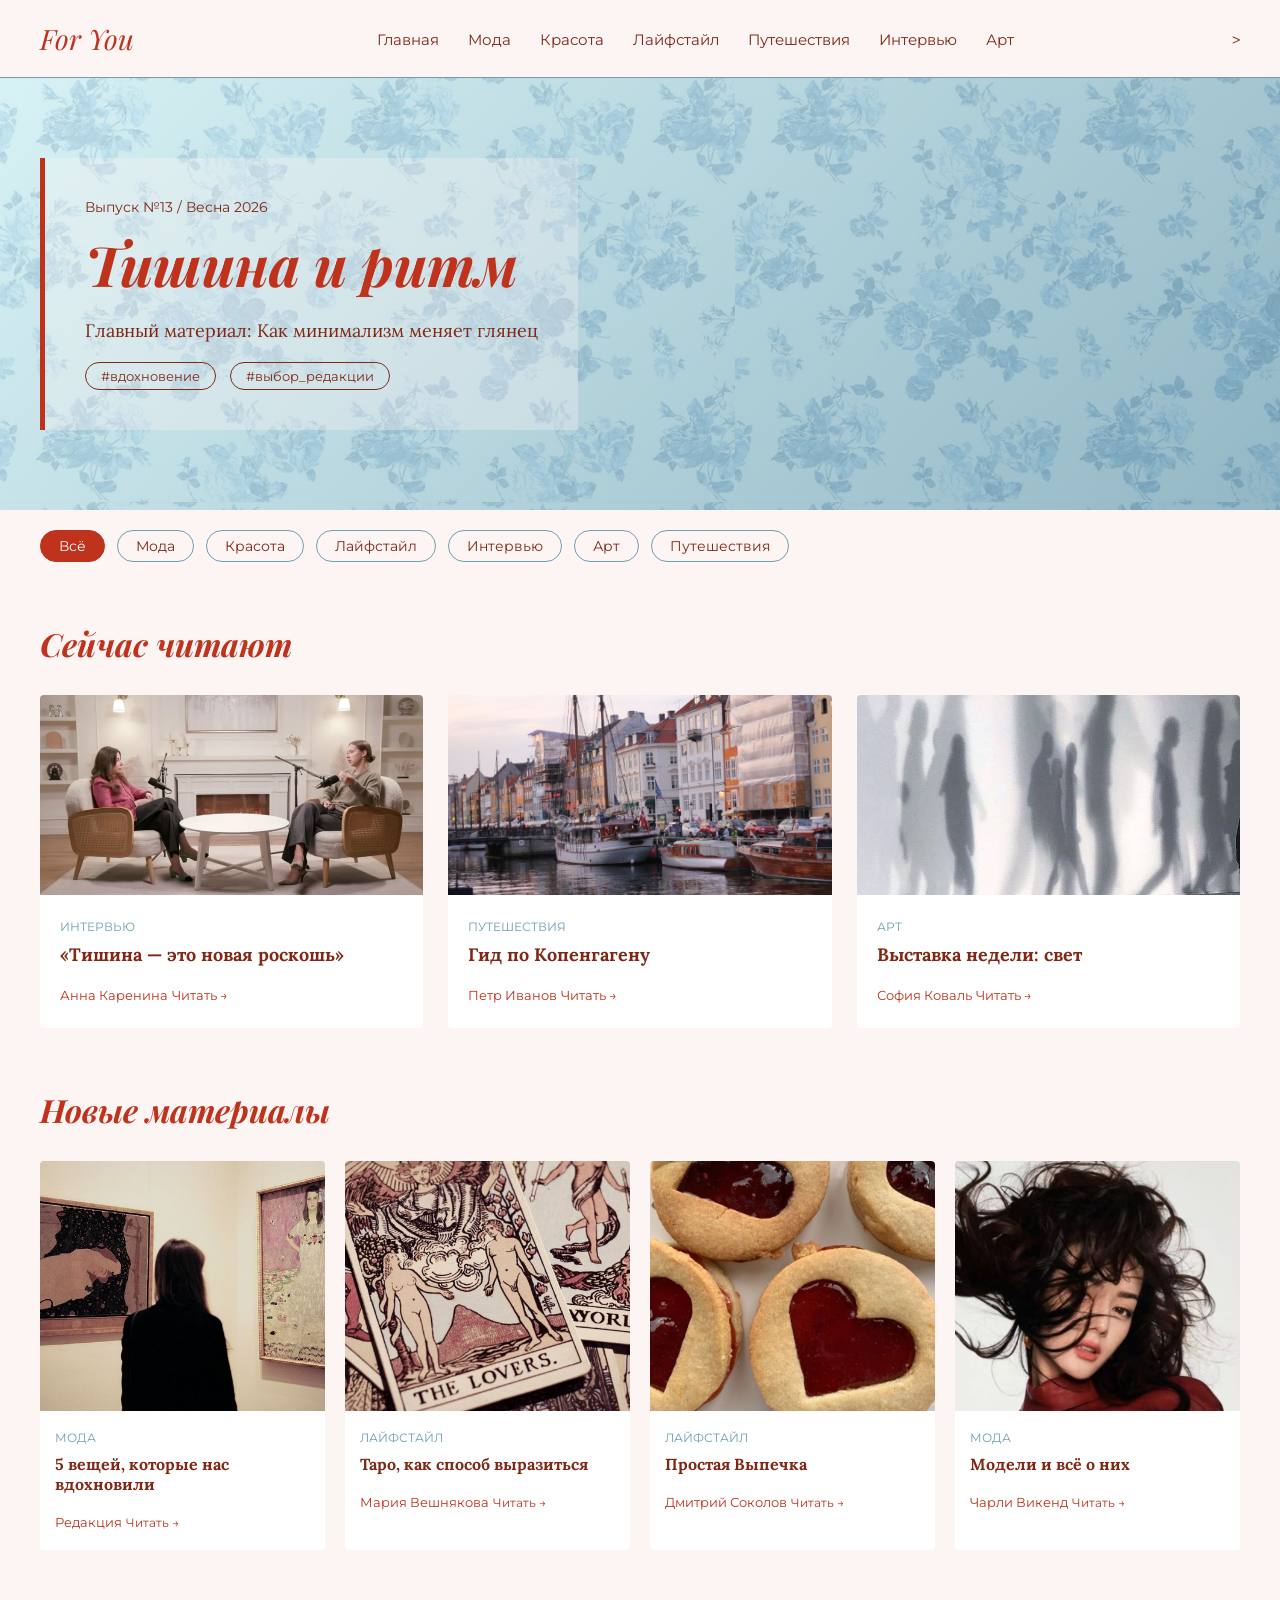
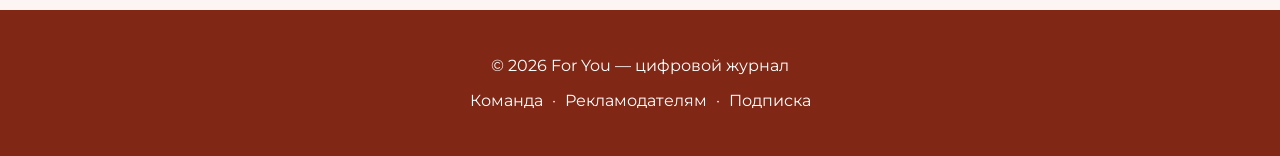
<file: index.html>
<!DOCTYPE html>
<html lang="ru">
<head>
    <meta charset="UTF-8">
    <meta name="viewport" content="width=device-width, initial-scale=1.0">
    <title>For You — журнал</title>
    <link rel="preconnect" href="https://fonts.googleapis.com">
    <link rel="preconnect" href="https://fonts.gstatic.com" crossorigin>
    <link href="https://fonts.googleapis.com/css2?family=Lora:ital@0;1&family=Montserrat:wght@300;400&family=Playfair+Display:ital@1&display=swap" rel="stylesheet">
    <link rel="stylesheet" href="he.css">
</head>
<body>
    <header class="header">
        <div class="logo" onclick="goToPage('index.html')" style="cursor: pointer;">For You</div>
<nav class="nav">
    <a href="#" onclick="goToPage('index.html')">Главная</a>
    <a href="#" onclick="goToPage('fashion.html')">Мода</a>
    <a href="#" onclick="goToPage('beauty.html')">Красота</a>
    <a href="#" onclick="goToPage('lifestyle.html')">Лайфстайл</a>
    <a href="#" onclick="goToPage('travel.html')">Путешествия</a>
    <a href="#" onclick="goToPage('interview.html')">Интервью</a>
    <a href="#" onclick="goToPage('art.html')">Арт</a>
</nav>>
    </header>

    <section class="cover">
        <div class="cover-block">
            <p class="issue">Выпуск №13 / Весна 2026</p>
            <h1 class="title">Тишина и ритм</h1>
            <p class="lead">Главный материал: Как минимализм меняет глянец</p>
            <div class="tags">
                <span>#вдохновение</span>
                <span>#выбор_редакции</span>
            </div>
        </div>
    </section>

    <div class="rubrics">
        <span class="rubric-item active" onclick="filterArticles('all')">Всё</span>
        <span class="rubric-item" onclick="filterArticles('fashion')">Мода</span>
        <span class="rubric-item" onclick="filterArticles('beauty')">Красота</span>
        <span class="rubric-item" onclick="filterArticles('lifestyle')">Лайфстайл</span>
        <span class="rubric-item" onclick="filterArticles('interview')">Интервью</span>
        <span class="rubric-item" onclick="filterArticles('art')">Арт</span>
        <span class="rubric-item" onclick="filterArticles('travel')">Путешествия</span>
    </div>

    <section class="trending">
        <h2>Сейчас читают</h2>
        <div class="cards" id="trending-cards">
            <div class="card" data-category="interview">
                <div class="card-img">
                    <img src="img/Подкасты с интервью эстетика.jpg" alt="img">
                </div>
                <div class="card-text">
                    <span class="category">Интервью</span>
                    <h3>«Тишина — это новая роскошь»</h3>
                    <span class="author">Анна Каренина</span>
                    <button class="read-more" onclick="openArticle('interview1')">Читать →</button>
                </div>
            </div>
            <div class="card" data-category="travel">
                <div class="card-img">
                    <img src="img/img_7635.jpg" alt="img">
                </div>
                <div class="card-text">
                    <span class="category">Путешествия</span>
                    <h3>Гид по Копенгагену</h3>
                    <span class="author">Петр Иванов</span>
                    <button class="read-more" onclick="openArticle('travel1')">Читать →</button>
                </div>
            </div>
            <div class="card" data-category="art">
                <div class="card-img">
                    <img src="img/загруженное(13).jpg" alt="img">
                </div>
                <div class="card-text">
                    <span class="category">Арт</span>
                    <h3>Выставка недели: свет</h3>
                    <span class="author">София Коваль</span>
                    <button class="read-more" onclick="openArticle('art1')">Читать →</button>
                </div>
            </div>
        </div>
    </section>

    <section class="materials" id="materials-section">
        <h2>Новые материалы</h2>
        <div class="materials-grid" id="materials-grid">
            <div class="material-card" data-category="fashion">
                <div class="material-img">
                    <img src="img/13.jpg" alt="img">
                </div>
                <div class="material-info">
                    <span class="category">Мода</span>
                    <h3>5 вещей, которые нас вдохновили</h3>
                    <span class="author">Редакция</span>
                    <button class="read-more small" onclick="openArticle('fashion1')">Читать →</button>
                </div>
            </div>
            <div class="material-card" data-category="beauty">
                <div class="material-img">
                    <img src="img/загруженноеdfg.jpg" alt="img">
                </div>
                    <div class="material-info">
                    <span class="category">Лайфстайл</span>
                    <h3>Таро, как способ выразиться</h3>
                    <span class="author">Мария Вешнякова</span>
                    <button class="read-more small" onclick="openArticle('lifestyle1')">Читать →</button>
            </div>
            </div>
            <div class="material-card" data-category="lifestyle">
                <div class="material-img">
                    <img src="img/загруженное (14).jpg" alt="img">
                </div>
                <div class="material-info">
                    <span class="category">Лайфстайл</span>
                    <h3>Простая Выпечка</h3>
                    <span class="author">Дмитрий Соколов</span>
                    <button class="read-more small" onclick="openArticle('lifestyle2')">Читать →</button>
                </div>
            </div>
            <div class="material-card" data-category="fashion">
                <div class="material-img">
                    <img src="img/2026-03-28_16-22-54.png" alt="img">
                </div>
                <div class="material-info">
                    <span class="category">Мода</span>
                    <h3>Модели и всё о них</h3>
                    <span class="author">Чарли Викенд</span>
                    <button class="read-more small" onclick="openArticle('fashion2')">Читать →</button>
                </div>
            </div>
        </div>
    </section>

    <footer class="footer">
        <p>© 2026 For You — цифровой журнал</p>
        <p>
            <a href="#" onclick="goToPage('about.html')">Команда</a> · 
            <a href="#" onclick="goToPage('ads.html')">Рекламодателям</a> · 
            <a href="#" onclick="showSubscribe()">Подписка</a>
        </p>
    </footer>

    <script src="script.js"></script>
</body>
</html>
</file>
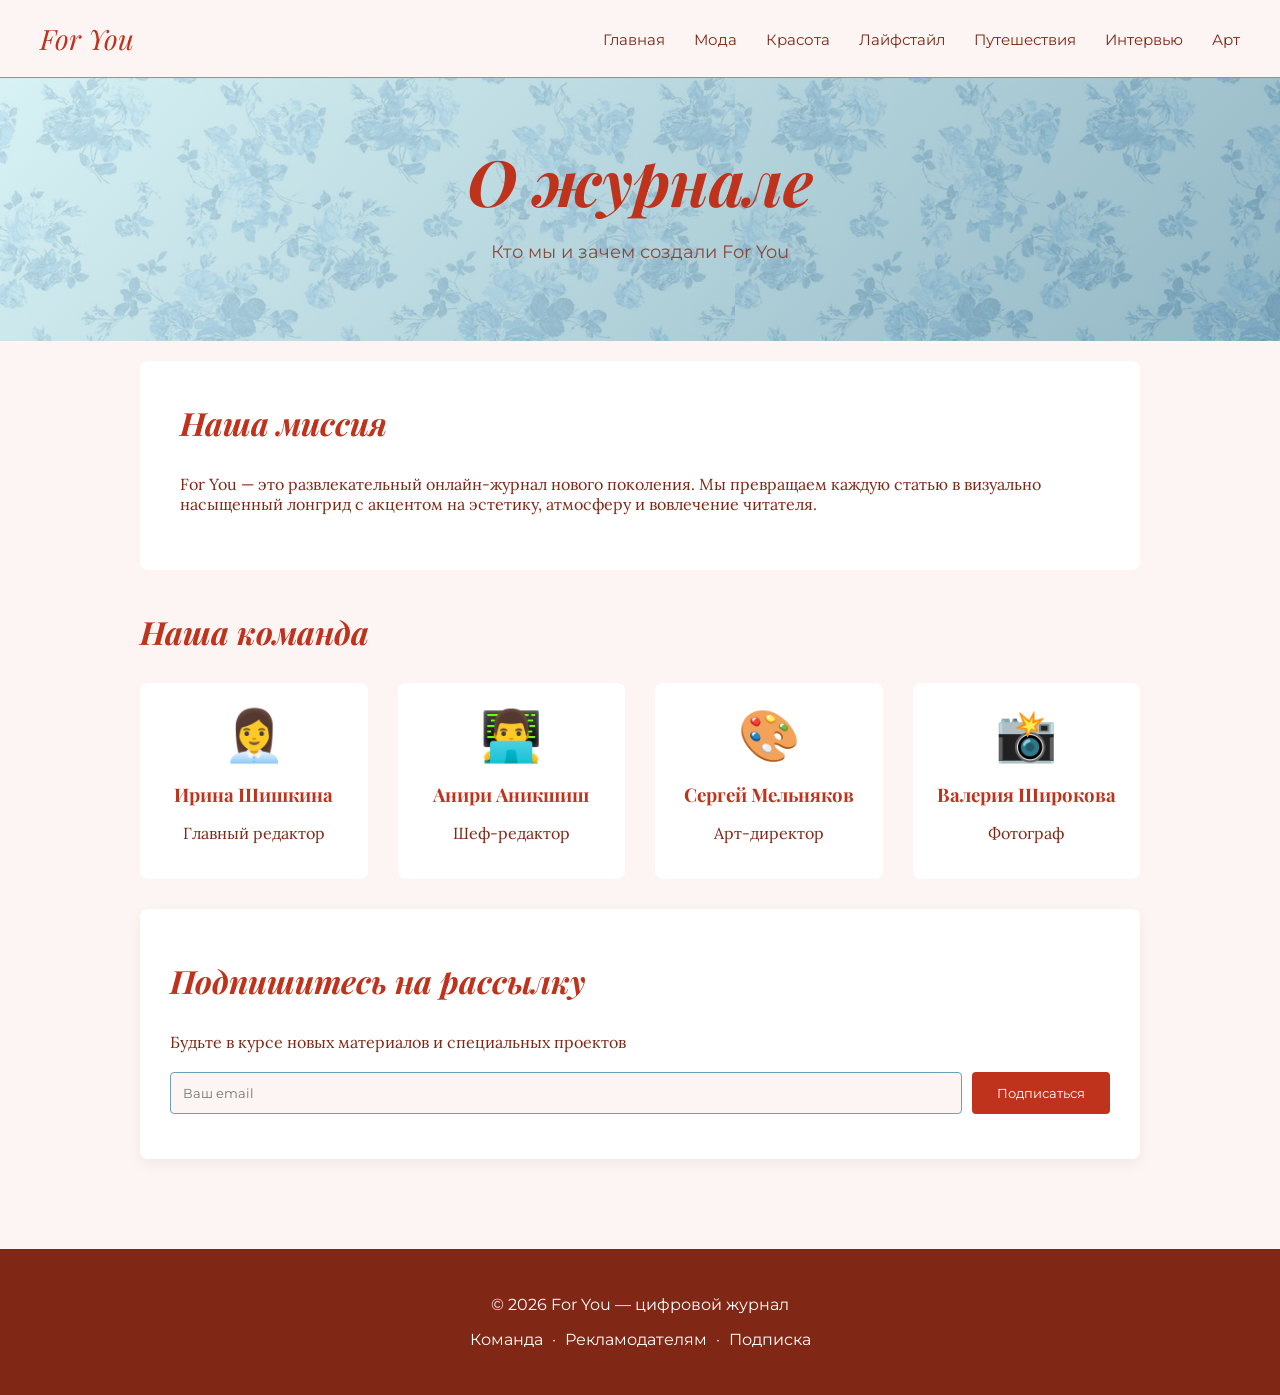
<file: about.html>
<!DOCTYPE html>
<html lang="ru">
<head>
    <meta charset="UTF-8">
    <meta name="viewport" content="width=device-width, initial-scale=1.0">
    <title>For You — О журнале</title>
    <link rel="preconnect" href="https://fonts.googleapis.com">
    <link rel="preconnect" href="https://fonts.gstatic.com" crossorigin>
    <link href="https://fonts.googleapis.com/css2?family=Lora:ital@0;1&family=Montserrat:wght@300;400&family=Playfair+Display:ital@1&display=swap" rel="stylesheet">
    <link rel="stylesheet" href="he.css">
</head>
<body>
    <header class="header">
        <div class="logo" onclick="goToPage('index.html')" style="cursor: pointer;">For You</div>
        <nav class="nav">
            <a href="#" onclick="goToPage('index.html')">Главная</a>
            <a href="#" onclick="goToPage('fashion.html')">Мода</a>
            <a href="#" onclick="goToPage('beauty.html')">Красота</a>
            <a href="#" onclick="goToPage('lifestyle.html')">Лайфстайл</a>
            <a href="#" onclick="goToPage('travel.html')">Путешествия</a>
            <a href="#" onclick="goToPage('interview.html')">Интервью</a>
            <a href="#" onclick="goToPage('art.html')">Арт</a>
        </nav>
    </header>

    <section class="page-header">
        <h1 class="page-title">О журнале</h1>
        <p class="page-description">Кто мы и зачем создали For You</p>
    </section>

    <div class="about-content">
        <div class="mission-block">
            <h2>Наша миссия</h2>
            <p>For You — это развлекательный онлайн-журнал нового поколения. Мы превращаем каждую статью в визуально насыщенный лонгрид с акцентом на эстетику, атмосферу и вовлечение читателя.</p>
        </div>

        <div class="team-grid" id="team-grid">
            <h2>Наша команда</h2>
            <div class="team-members">
                <div class="team-card">
                    <div class="team-img">👩‍💼</div>
                    <h3>Ирина Шишкина</h3>
                    <p>Главный редактор</p>
                </div>
                <div class="team-card">
                    <div class="team-img">👨‍💻</div>
                    <h3>Анири Аникшиш</h3>
                    <p>Шеф-редактор</p>
                </div>
                <div class="team-card">
                    <div class="team-img">🎨</div>
                    <h3>Сергей Мельняков</h3>
                    <p>Арт-директор</p>
                </div>
                <div class="team-card">
                    <div class="team-img">📸</div>
                    <h3>Валерия Широкова</h3>
                    <p>Фотограф</p>
                </div>
            </div>
        </div>

        <div class="subscribe-block">
            <h2>Подпишитесь на рассылку</h2>
            <p>Будьте в курсе новых материалов и специальных проектов</p>
            <div class="subscribe-form">
                <input type="email" id="subs-email" placeholder="Ваш email">
                <button onclick="subscribeEmail()">Подписаться</button>
            </div>
            <p id="subs-message" class="subs-message"></p>
        </div>
    </div>

    <footer class="footer">
        <p>© 2026 For You — цифровой журнал</p>
        <p><a href="#" onclick="goToPage('about.html')">Команда</a> · <a href="#" onclick="goToPage('ads.html')">Рекламодателям</a> · <a href="#" onclick="showSubscribe()">Подписка</a></p>
    </footer>

    <script src="script.js"></script>
</body>
</html>
</file>
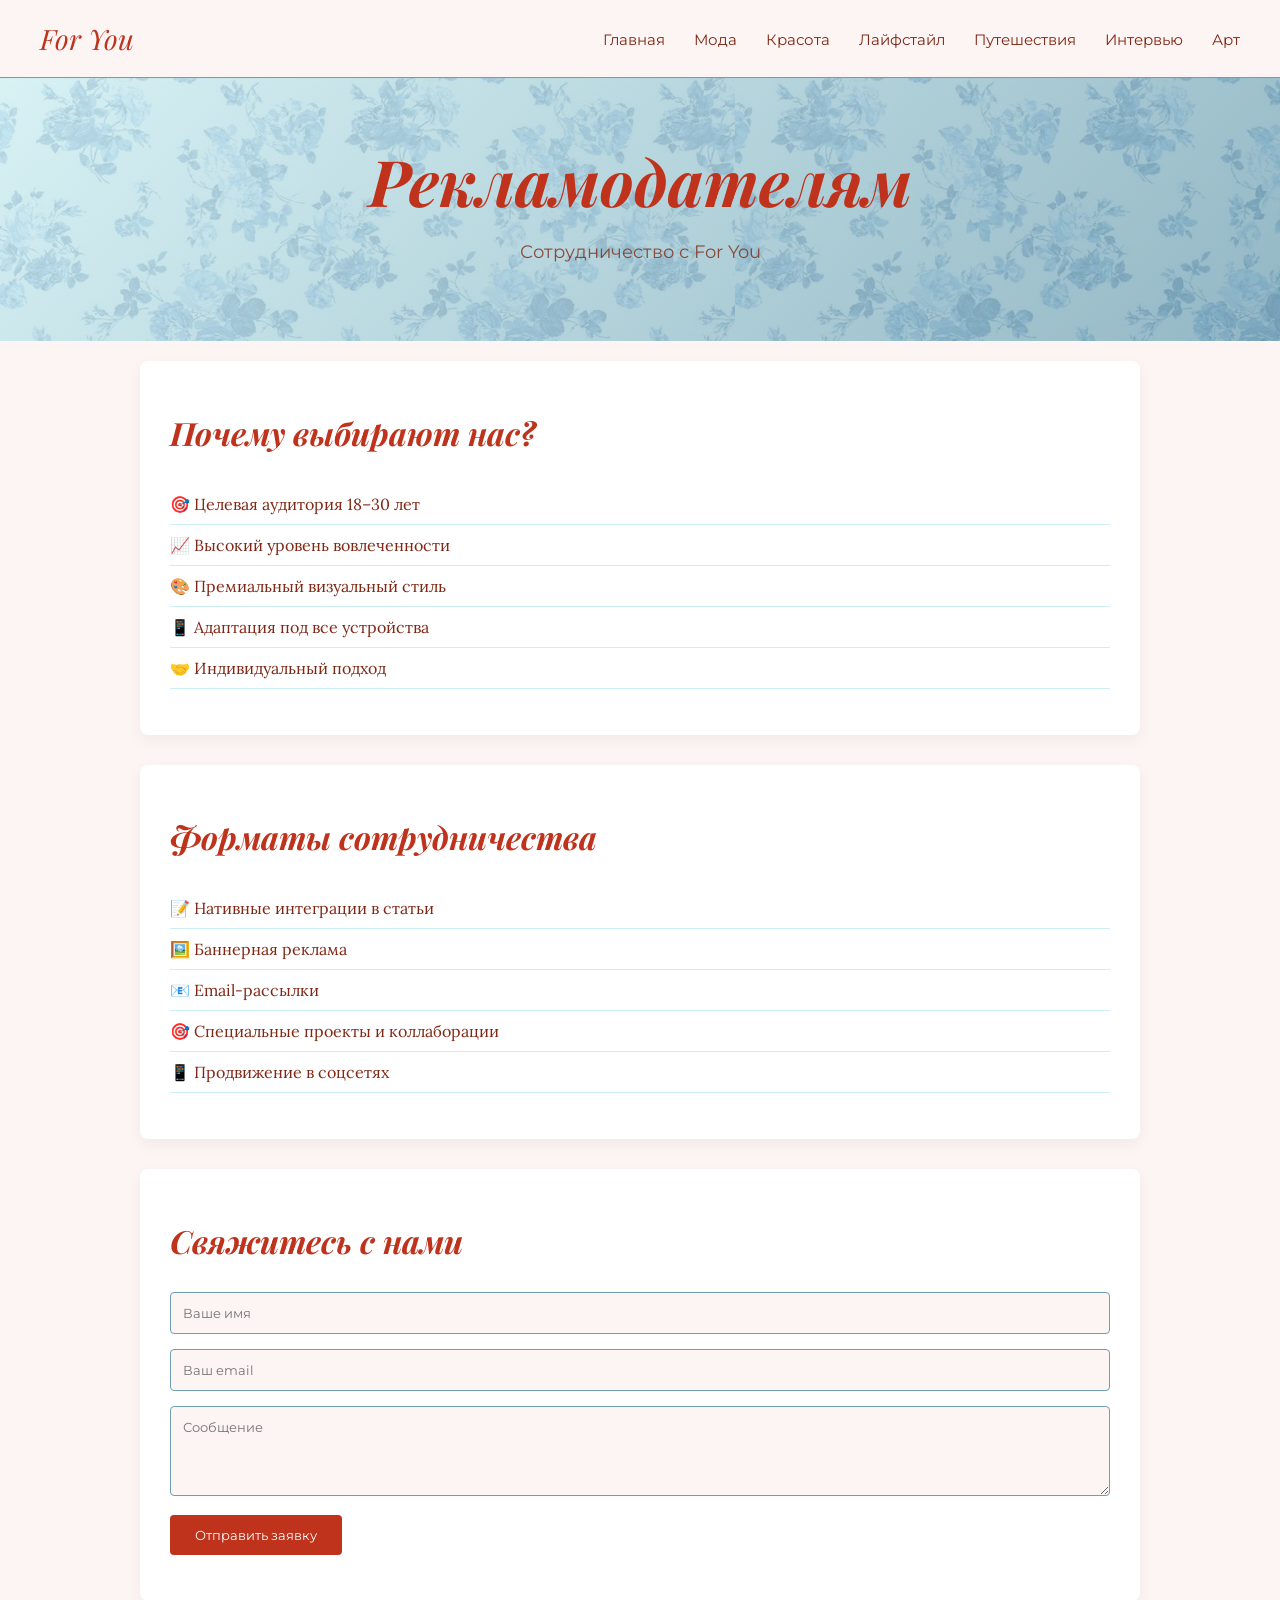
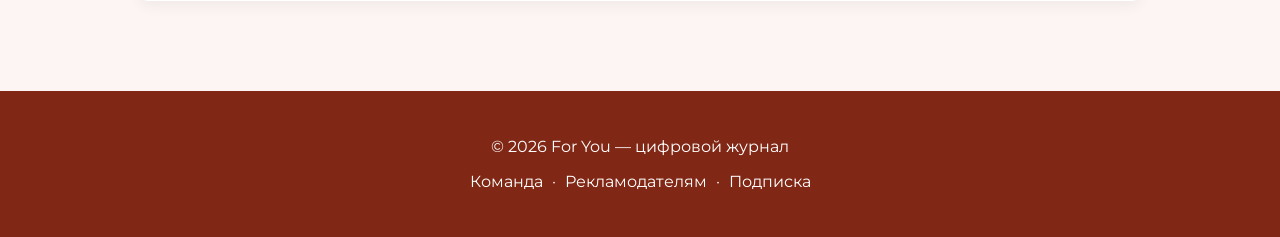
<file: ads.html>
<!DOCTYPE html>
<html lang="ru">
<head>
    <meta charset="UTF-8">
    <meta name="viewport" content="width=device-width, initial-scale=1.0">
    <title>For You — Рекламодателям</title>
    <link rel="preconnect" href="https://fonts.googleapis.com">
    <link rel="preconnect" href="https://fonts.gstatic.com" crossorigin>
    <link href="https://fonts.googleapis.com/css2?family=Lora:ital@0;1&family=Montserrat:wght@300;400&family=Playfair+Display:ital@1&display=swap" rel="stylesheet">
    <link rel="stylesheet" href="he.css">
</head>
<body>
    <header class="header">
        <div class="logo" onclick="goToPage('index.html')" style="cursor: pointer;">For You</div>
        <nav class="nav">
            <a href="#" onclick="goToPage('index.html')">Главная</a>
            <a href="#" onclick="goToPage('fashion.html')">Мода</a>
            <a href="#" onclick="goToPage('beauty.html')">Красота</a>
            <a href="#" onclick="goToPage('lifestyle.html')">Лайфстайл</a>
            <a href="#" onclick="goToPage('travel.html')">Путешествия</a>
            <a href="#" onclick="goToPage('interview.html')">Интервью</a>
            <a href="#" onclick="goToPage('art.html')">Арт</a>
        </nav>
    </header>

    <section class="page-header">
        <h1 class="page-title">Рекламодателям</h1>
        <p class="page-description">Сотрудничество с For You</p>
    </section>

    <div class="ads-content">
        <div class="info-card">
            <h2>Почему выбирают нас?</h2>
            <ul>
                <li>🎯 Целевая аудитория 18–30 лет</li>
                <li>📈 Высокий уровень вовлеченности</li>
                <li>🎨 Премиальный визуальный стиль</li>
                <li>📱 Адаптация под все устройства</li>
                <li>🤝 Индивидуальный подход</li>
            </ul>
        </div>

        <div class="info-card">
            <h2>Форматы сотрудничества</h2>
            <ul>
                <li>📝 Нативные интеграции в статьи</li>
                <li>🖼️ Баннерная реклама</li>
                <li>📧 Email-рассылки</li>
                <li>🎯 Специальные проекты и коллаборации</li>
                <li>📱 Продвижение в соцсетях</li>
            </ul>
        </div>

        <div class="contact-form">
            <h2>Свяжитесь с нами</h2>
            <input type="text" id="contact-name" placeholder="Ваше имя">
            <input type="email" id="contact-email" placeholder="Ваш email">
            <textarea id="contact-message" rows="4" placeholder="Сообщение"></textarea>
            <button onclick="sendContact()">Отправить заявку</button>
            <p id="contact-message-result"></p>
        </div>
    </div>

    <footer class="footer">
        <p>© 2026 For You — цифровой журнал</p>
        <p><a href="#" onclick="goToPage('about.html')">Команда</a> · <a href="#" onclick="goToPage('ads.html')">Рекламодателям</a> · <a href="#" onclick="showSubscribe()">Подписка</a></p>
    </footer>

    <script src="script.js"></script>
</body>
</html>
</file>
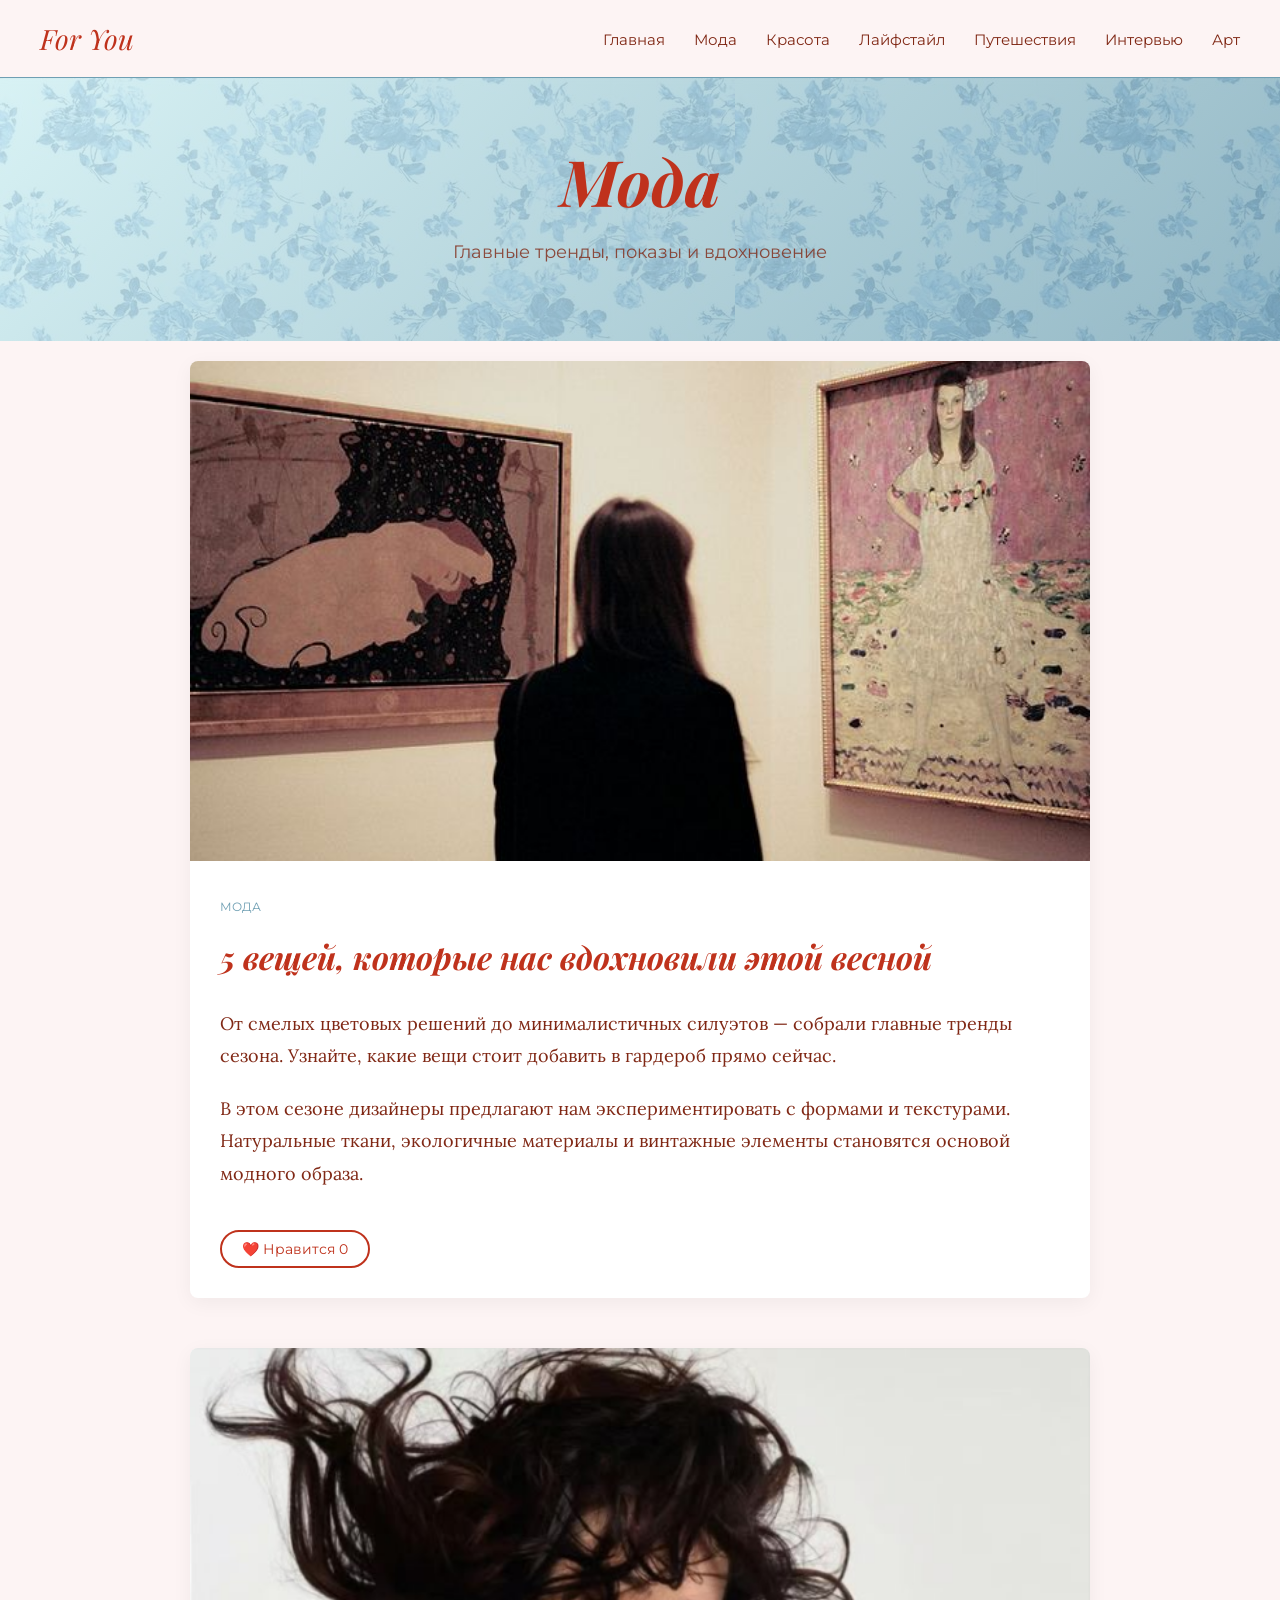
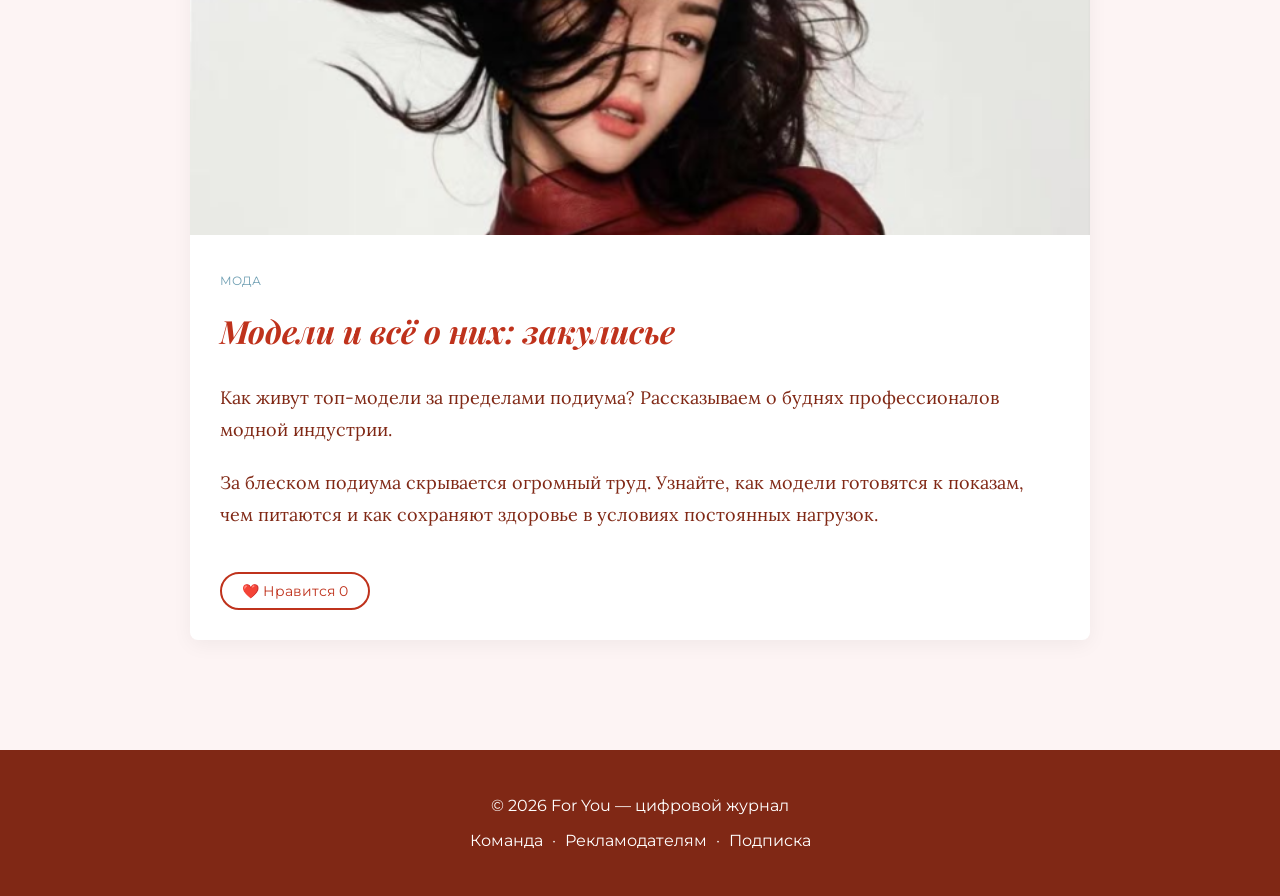
<file: fashion.html>
<!DOCTYPE html>
<html lang="ru">
<head>
    <meta charset="UTF-8">
    <meta name="viewport" content="width=device-width, initial-scale=1.0">
    <title>For You — Мода</title>
    <link rel="preconnect" href="https://fonts.googleapis.com">
    <link rel="preconnect" href="https://fonts.gstatic.com" crossorigin>
    <link href="https://fonts.googleapis.com/css2?family=Lora:ital@0;1&family=Montserrat:wght@300;400&family=Playfair+Display:ital@1&display=swap" rel="stylesheet">
    <link rel="stylesheet" href="he.css">
</head>
<body>
    <header class="header">
        <div class="logo" onclick="goToPage('index.html')" style="cursor: pointer;">For You</div>
        <nav class="nav">
            <a href="#" onclick="goToPage('index.html')">Главная</a>
            <a href="#" onclick="goToPage('fashion.html')">Мода</a>
            <a href="#" onclick="goToPage('beauty.html')">Красота</a>
            <a href="#" onclick="goToPage('lifestyle.html')">Лайфстайл</a>
            <a href="#" onclick="goToPage('travel.html')">Путешествия</a>
            <a href="#" onclick="goToPage('interview.html')">Интервью</a>
            <a href="#" onclick="goToPage('art.html')">Арт</a>
        </nav>
    </header>

    <section class="page-header">
        <h1 class="page-title">Мода</h1>
        <p class="page-description">Главные тренды, показы и вдохновение</p>
    </section>

    <div class="articles-list">
        <div class="full-article">
            <img src="img/13.jpg" alt="fashion" class="article-big-img">
            <div class="article-content">
                <span class="category">Мода</span>
                <h2>5 вещей, которые нас вдохновили этой весной</h2>
                <p class="article-text">От смелых цветовых решений до минималистичных силуэтов — собрали главные тренды сезона. Узнайте, какие вещи стоит добавить в гардероб прямо сейчас.</p>
                <p class="article-text">В этом сезоне дизайнеры предлагают нам экспериментировать с формами и текстурами. Натуральные ткани, экологичные материалы и винтажные элементы становятся основой модного образа.</p>
                <button class="like-btn" onclick="likeArticle(this)">❤️ Нравится <span class="like-count">0</span></button>
            </div>
        </div>

        <div class="full-article">
            <img src="img/2026-03-28_16-22-54.png" alt="fashion" class="article-big-img">
            <div class="article-content">
                <span class="category">Мода</span>
                <h2>Модели и всё о них: закулисье</h2>
                <p class="article-text">Как живут топ-модели за пределами подиума? Рассказываем о буднях профессионалов модной индустрии.</p>
                <p class="article-text">За блеском подиума скрывается огромный труд. Узнайте, как модели готовятся к показам, чем питаются и как сохраняют здоровье в условиях постоянных нагрузок.</p>
                <button class="like-btn" onclick="likeArticle(this)">❤️ Нравится <span class="like-count">0</span></button>
            </div>
        </div>
    </div>

    <footer class="footer">
        <p>© 2026 For You — цифровой журнал</p>
        <p><a href="#" onclick="goToPage('about.html')">Команда</a> · <a href="#" onclick="goToPage('ads.html')">Рекламодателям</a> · <a href="#" onclick="showSubscribe()">Подписка</a></p>
    </footer>

    <script src="script.js"></script>
</body>
</html>
</file>
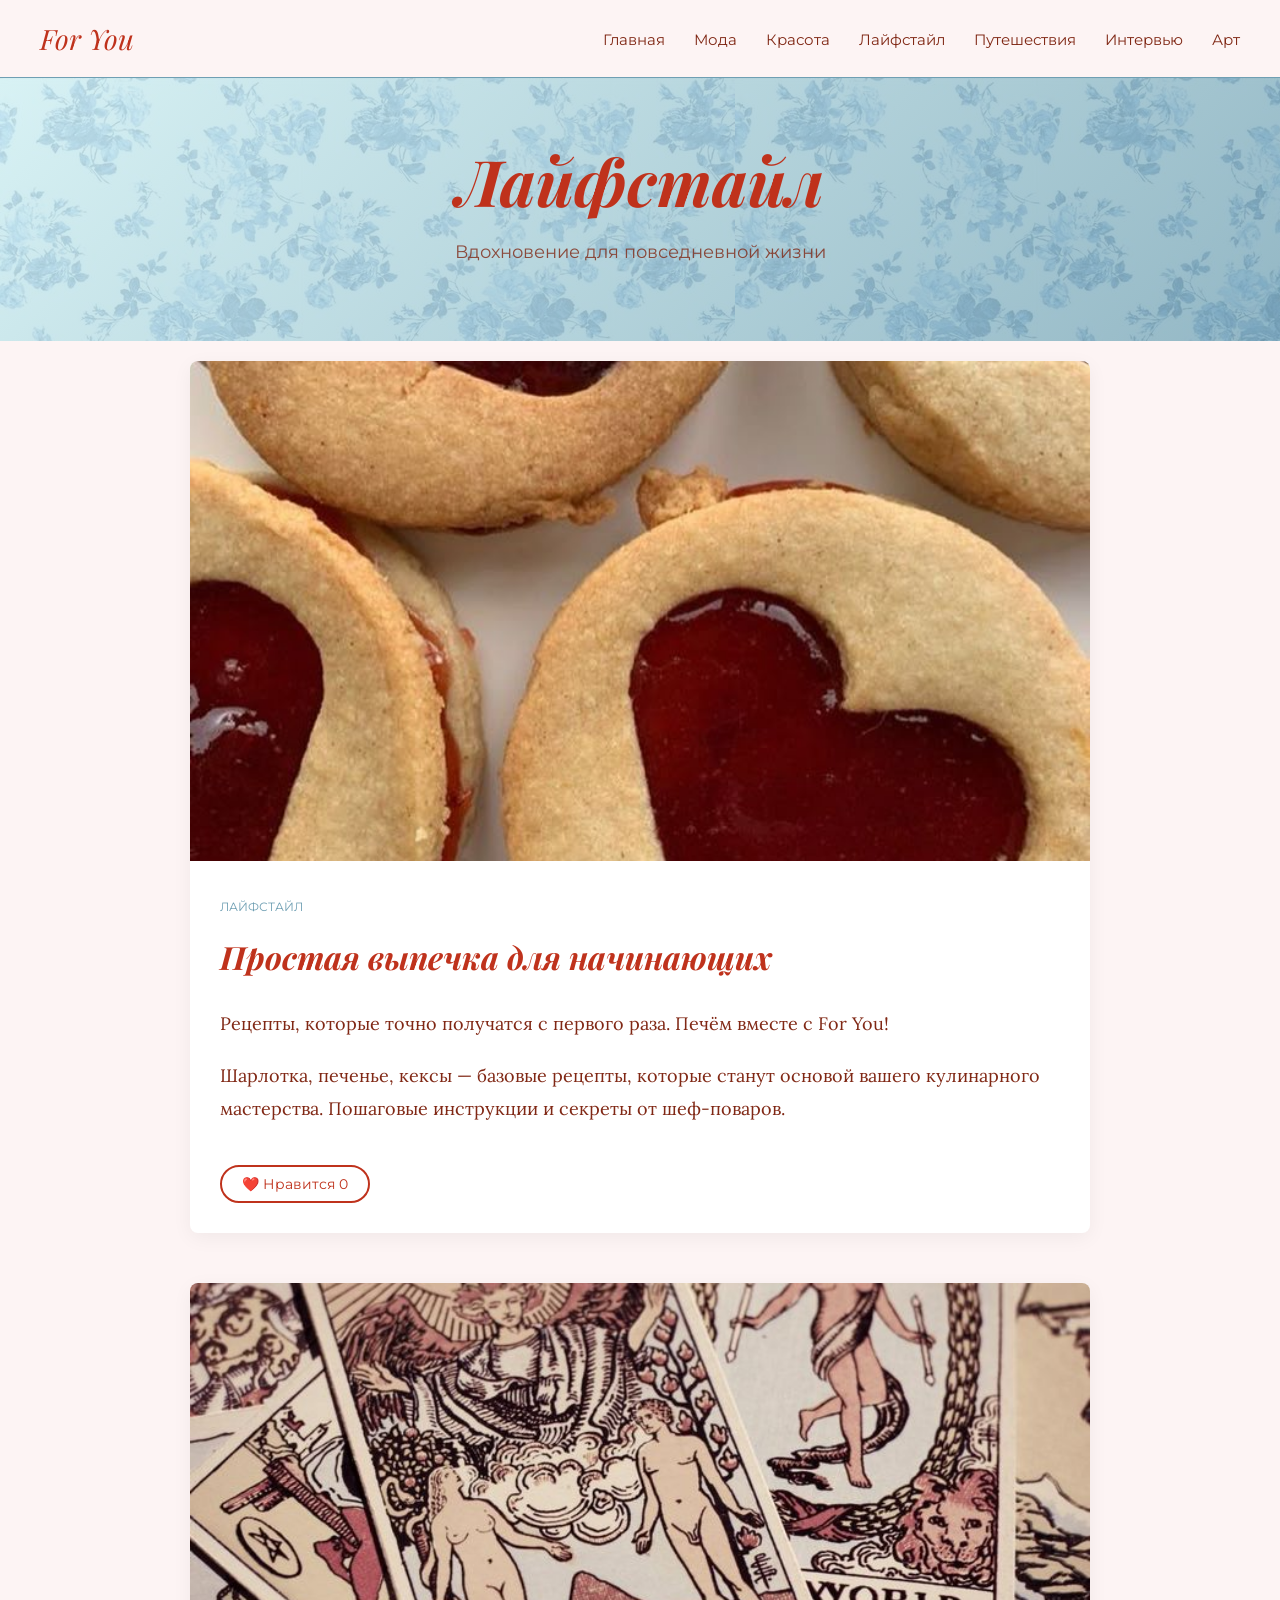
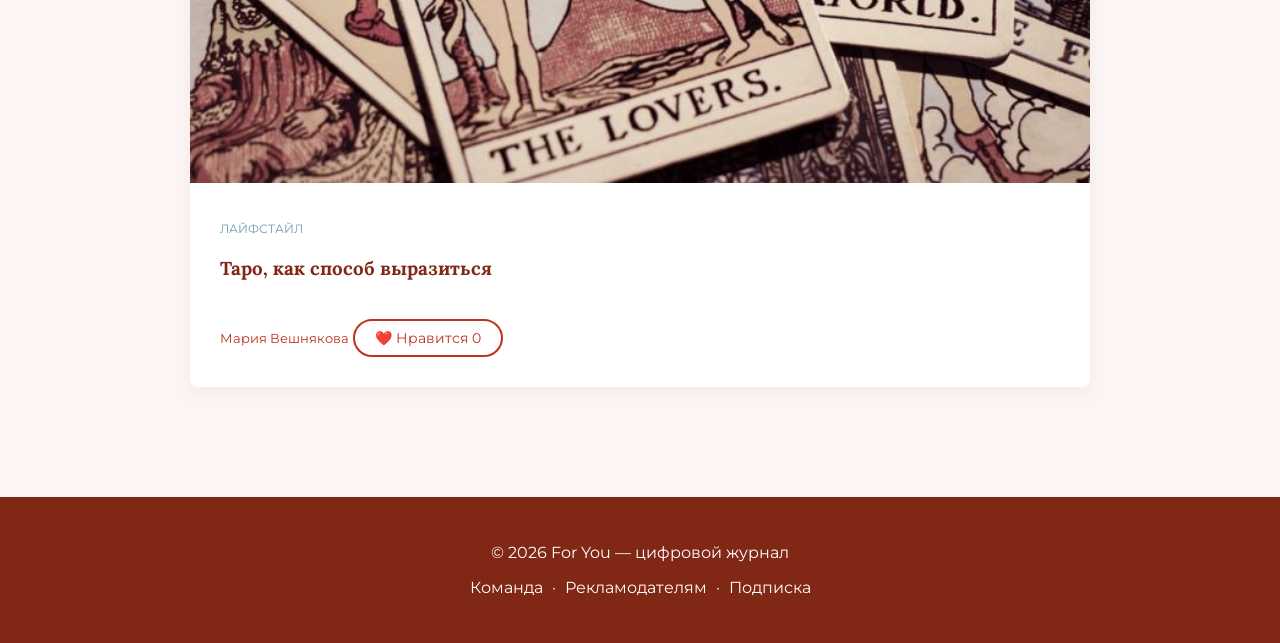
<file: lifestyle.html>
<!DOCTYPE html>
<html lang="ru">
<head>
    <meta charset="UTF-8">
    <meta name="viewport" content="width=device-width, initial-scale=1.0">
    <title>For You — Лайфстайл</title>
    <link rel="preconnect" href="https://fonts.googleapis.com">
    <link rel="preconnect" href="https://fonts.gstatic.com" crossorigin>
    <link href="https://fonts.googleapis.com/css2?family=Lora:ital@0;1&family=Montserrat:wght@300;400&family=Playfair+Display:ital@1&display=swap" rel="stylesheet">
    <link rel="stylesheet" href="he.css">
</head>
<body>
    <header class="header">
        <div class="logo" onclick="goToPage('index.html')" style="cursor: pointer;">For You</div>
        <nav class="nav">
            <a href="#" onclick="goToPage('index.html')">Главная</a>
            <a href="#" onclick="goToPage('fashion.html')">Мода</a>
            <a href="#" onclick="goToPage('beauty.html')">Красота</a>
            <a href="#" onclick="goToPage('lifestyle.html')">Лайфстайл</a>
            <a href="#" onclick="goToPage('travel.html')">Путешествия</a>
            <a href="#" onclick="goToPage('interview.html')">Интервью</a>
            <a href="#" onclick="goToPage('art.html')">Арт</a>
        </nav>
    </header>

    <section class="page-header">
        <h1 class="page-title">Лайфстайл</h1>
        <p class="page-description">Вдохновение для повседневной жизни</p>
    </section>

    <div class="articles-list">
        <div class="full-article">
            <img src="img/загруженное (14).jpg" alt="baking" class="article-big-img">
            <div class="article-content">
                <span class="category">Лайфстайл</span>
                <h2>Простая выпечка для начинающих</h2>
                <p class="article-text">Рецепты, которые точно получатся с первого раза. Печём вместе с For You!</p>
                <p class="article-text">Шарлотка, печенье, кексы — базовые рецепты, которые станут основой вашего кулинарного мастерства. Пошаговые инструкции и секреты от шеф-поваров.</p>
                <button class="like-btn" onclick="likeArticle(this)">❤️ Нравится <span class="like-count">0</span></button>
            </div>
        </div>

        <div class="full-article">
            <img src="img/загруженноеdfg.jpg" alt="travel" class="article-big-img">
            <div class="article-content">
                    <span class="category">Лайфстайл</span>
                    <h3>Таро, как способ выразиться</h3>
                    <span class="author">Мария Вешнякова</span>
                <button class="like-btn" onclick="likeArticle(this)">❤️ Нравится <span class="like-count">0</span></button>
            </div>
        </div>
    </div>

    <footer class="footer">
        <p>© 2026 For You — цифровой журнал</p>
        <p><a href="#" onclick="goToPage('about.html')">Команда</a> · <a href="#" onclick="goToPage('ads.html')">Рекламодателям</a> · <a href="#" onclick="showSubscribe()">Подписка</a></p>
    </footer>

    <script src="script.js"></script>
</body>
</html>
</file>
<file: he.css>
body {
    margin: 0;
    font-family: 'Lora', serif;
    background: #fdf4f4;
    color: #802815;
}

.header {
    display: flex;
    justify-content: space-between;
    align-items: center;
    padding: 20px 40px;
    background: #fdf4f4;
    border-bottom: 1px solid #6F9FB3;
}

.logo {
    font-family: 'Playfair Display', serif;
    font-size: 28px;
    font-style: italic;
    color: #BF321C;
}

.nav a {
    font-family: 'Montserrat', sans-serif;
    margin-left: 25px;
    text-decoration: none;
    color: #802815;
    font-size: 15px;
}

.nav a:hover {
    color: #BF321C;
}

.cover {
    background: linear-gradient(135deg, #cbeef3bd, #6f9fb3be), url(img/16.jpg);
    padding: 80px 40px;
    display: flex;
}

.cover-block {
    background: rgba(253, 244, 244, 0.295);
    padding: 40px;
    max-width: 500px;
    border-left: 5px solid #BF321C;
}

.issue {
    font-family: 'Montserrat', sans-serif;
    font-size: 14px;
    margin: 0;
}

.title {
    font-family: 'Playfair Display', serif;
    font-size: 56px;
    font-style: italic;
    margin: 10px 0;
    color: #BF321C;
}

.lead {
    font-size: 18px;
    margin-bottom: 20px;
}

.tags span {
    font-family: 'Montserrat', sans-serif;
    display: inline-block;
    border: 1px solid #802815;
    padding: 5px 15px;
    border-radius: 20px;
    font-size: 13px;
    margin-right: 10px;
}

.rubrics {
    padding: 20px 40px;
    display: flex;
    gap: 12px;
    flex-wrap: wrap;
}

.rubric-item {
    font-family: 'Montserrat', sans-serif;
    border: 1px solid #6F9FB3;
    padding: 6px 18px;
    border-radius: 25px;
    font-size: 14px;
    cursor: default;
}

.rubric-item.active {
    background: #BF321C;
    border-color: #BF321C;
    color: white;
}

section {
    padding: 20px 40px;
}

h2 {
    font-family: 'Playfair Display', serif;
    font-size: 32px;
    font-style: italic;
    color: #BF321C;
    margin: 20px 0 30px;
}

.cards {
    display: grid;
    grid-template-columns: repeat(3, 1fr);
    gap: 25px;
}

.card {
    background: white;
    border-radius: 4px;
    overflow: hidden;
    transition: transform 0.3s ease;
}

.card:hover {
    transform: translateY(-5px);
}

.card-img {
    width: 100%;
    height: 200px;
    overflow: hidden;
}

.card-img img {
    width: 100%;
    height: 100%;
    object-fit: cover;
    transition: transform 0.5s ease;
    display: block;
}

.card:hover .card-img img {
    transform: scale(1.08);
}

.card-text {
    padding: 20px;
}

.category {
    font-family: 'Montserrat', sans-serif;
    font-size: 12px;
    color: #6F9FB3;
    text-transform: uppercase;
}

.card-text h3 {
    font-family: 'Lora', serif;
    font-size: 18px;
    margin: 8px 0;
    color: #802815;
}

.author {
    font-family: 'Montserrat', sans-serif;
    font-size: 13px;
    color: #BF321C;
}

.read-more {
    background: transparent;
    border: none;
    color: #BF321C;
    font-family: 'Montserrat', sans-serif;
    font-size: 13px;
    cursor: pointer;
    padding: 5px 0;
    margin-top: 8px;
    transition: all 0.3s;
}

.read-more:hover {
    color: #6F9FB3;
    transform: translateX(5px);
}

.read-more.small {
    font-size: 12px;
}

.materials-grid {
    display: grid;
    grid-template-columns: repeat(4, 1fr);
    gap: 20px;
}

.material-card {
    background: white;
    border-radius: 4px;
    overflow: hidden;
    transition: transform 0.3s ease;
}

.material-card:hover {
    transform: translateY(-5px);
}

.material-img {
    width: 100%;
    height: 250px;
    overflow: hidden;
}

.material-img img {
    width: 100%;
    height: 100%;
    object-fit: cover;
    transition: transform 0.5s ease;
    display: block;
}

.material-card:hover .material-img img {
    transform: scale(1.08);
}

.material-info {
    padding: 15px;
}

.material-info h3 {
    font-family: 'Lora', serif;
    font-size: 16px;
    margin: 8px 0;
    color: #802815;
}

.footer {
    background: #802815;
    color: white;
    text-align: center;
    padding: 30px;
    margin-top: 40px;
    font-family: 'Montserrat', sans-serif;
}

.footer a {
    color: white;
    text-decoration: none;
    margin: 0 5px;
}

.page-header {
    background: linear-gradient(135deg, #cbeef3bd, #6f9fb3be), url(img/16.jpg);
    padding: 60px 40px;
    text-align: center;
}

.page-title {
    font-family: 'Playfair Display', serif;
    font-size: 64px;
    font-style: italic;
    color: #BF321C;
    margin: 0;
}

.page-description {
    font-family: 'Montserrat', sans-serif;
    font-size: 18px;
    color: #802815;
    opacity: 0.8;
}

.articles-list {
    padding: 20px 40px;
    max-width: 900px;
    margin: 0 auto;
}

.full-article {
    background: white;
    margin-bottom: 50px;
    border-radius: 8px;
    overflow: hidden;
    box-shadow: 0 5px 20px rgba(0,0,0,0.05);
}

.article-big-img {
    width: 100%;
    height: auto;
    max-height: 500px;
    object-fit: cover;
}

.article-content {
    padding: 30px;
}

.article-text {
    font-family: 'Lora', serif;
    font-size: 18px;
    line-height: 1.8;
    color: #802815;
    margin-bottom: 20px;
}

.like-btn {
    background: transparent;
    border: 2px solid #BF321C;
    border-radius: 30px;
    padding: 8px 20px;
    font-family: 'Montserrat', sans-serif;
    font-size: 14px;
    color: #BF321C;
    cursor: pointer;
    transition: all 0.3s;
    margin-top: 20px;
}

.like-btn:hover {
    background: #BF321C;
    color: white;
}

.about-content {
    max-width: 1000px;
    margin: 0 auto;
    padding: 20px 40px;
}

.ads-content {
    max-width: 1000px;
    margin: 0 auto;
    padding: 20px 40px;
}

.mission-block {
    background: white;
    padding: 40px;
    border-radius: 8px;
    margin-bottom: 40px;
}

.mission-block h2 {
    margin-top: 0;
}

.team-members {
    display: grid;
    grid-template-columns: repeat(4, 1fr);
    gap: 30px;
    margin: 30px 0;
}

.team-card {
    text-align: center;
    padding: 20px;
    background: white;
    border-radius: 8px;
}

.team-img {
    font-size: 50px;
    margin-bottom: 15px;
}

.team-card h3 {
    font-family: 'Playfair Display', serif;
    margin: 10px 0;
    color: #BF321C;
}

.subscribe-block {
    background: white;
    padding: 30px;
    border-radius: 8px;
    margin-bottom: 30px;
    box-shadow: 0 5px 15px rgba(0,0,0,0.05);
}

.contact-form {
    background: white;
    padding: 30px;
    border-radius: 8px;
    margin-bottom: 30px;
    box-shadow: 0 5px 15px rgba(0,0,0,0.05);
}

.info-card {
    background: white;
    padding: 30px;
    border-radius: 8px;
    margin-bottom: 30px;
    box-shadow: 0 5px 15px rgba(0,0,0,0.05);
}

.subscribe-form {
    display: flex;
    gap: 10px;
    margin-top: 20px;
}

.subscribe-form input {
    flex: 1;
    padding: 12px;
    border: 1px solid #6F9FB3;
    border-radius: 4px;
    font-family: 'Montserrat', sans-serif;
    background: #fdf4f4;
}

.contact-form input {
    width: 100%;
    padding: 12px;
    border: 1px solid #6F9FB3;
    border-radius: 4px;
    font-family: 'Montserrat', sans-serif;
    background: #fdf4f4;
    margin-bottom: 15px;
    box-sizing: border-box;
}

.contact-form textarea {
    width: 100%;
    padding: 12px;
    border: 1px solid #6F9FB3;
    border-radius: 4px;
    font-family: 'Montserrat', sans-serif;
    background: #fdf4f4;
    margin-bottom: 15px;
    box-sizing: border-box;
}

.subscribe-form button {
    background: #BF321C;
    color: white;
    border: none;
    padding: 12px 25px;
    border-radius: 4px;
    cursor: pointer;
    font-family: 'Montserrat', sans-serif;
    transition: all 0.3s;
}

.contact-form button {
    background: #BF321C;
    color: white;
    border: none;
    padding: 12px 25px;
    border-radius: 4px;
    cursor: pointer;
    font-family: 'Montserrat', sans-serif;
    transition: all 0.3s;
}

.subscribe-form button:hover {
    background: #802815;
}

.contact-form button:hover {
    background: #802815;
}

.subs-message {
    margin-top: 15px;
    font-family: 'Montserrat', sans-serif;
    font-size: 14px;
}

.info-card ul {
    list-style: none;
    padding: 0;
}

.info-card li {
    padding: 10px 0;
    font-family: 'Lora', serif;
    border-bottom: 1px solid #CBEEF3;
}

@media (max-width: 1024px) {
    .materials-grid {
        grid-template-columns: repeat(2, 1fr);
    }
}

@media (max-width: 900px) {
    .cards {
        grid-template-columns: repeat(2, 1fr);
    }
    .team-members {
        grid-template-columns: repeat(2, 1fr);
    }
}

@media (max-width: 768px) {
    .subscribe-form {
        flex-direction: column;
    }
    .page-title {
        font-size: 40px;
    }
    .article-content {
        padding: 20px;
    }
    .article-text {
        font-size: 16px;
    }
}

@media (max-width: 600px) {
    .header {
        flex-direction: column;
        gap: 15px;
        padding: 15px 20px;
    }
    .nav a {
        margin: 0 10px;
    }
    .cards {
        grid-template-columns: 1fr;
    }
    .materials-grid {
        grid-template-columns: 1fr;
    }
    .cover-block {
        padding: 25px;
    }
    .title {
        font-size: 40px;
    }
    .team-members {
        grid-template-columns: 1fr;
    }
    .rubrics {
        padding: 15px 20px;
    }
    section {
        padding: 15px 20px;
    }
    .articles-list {
        padding: 15px 20px;
    }
}
</file>
